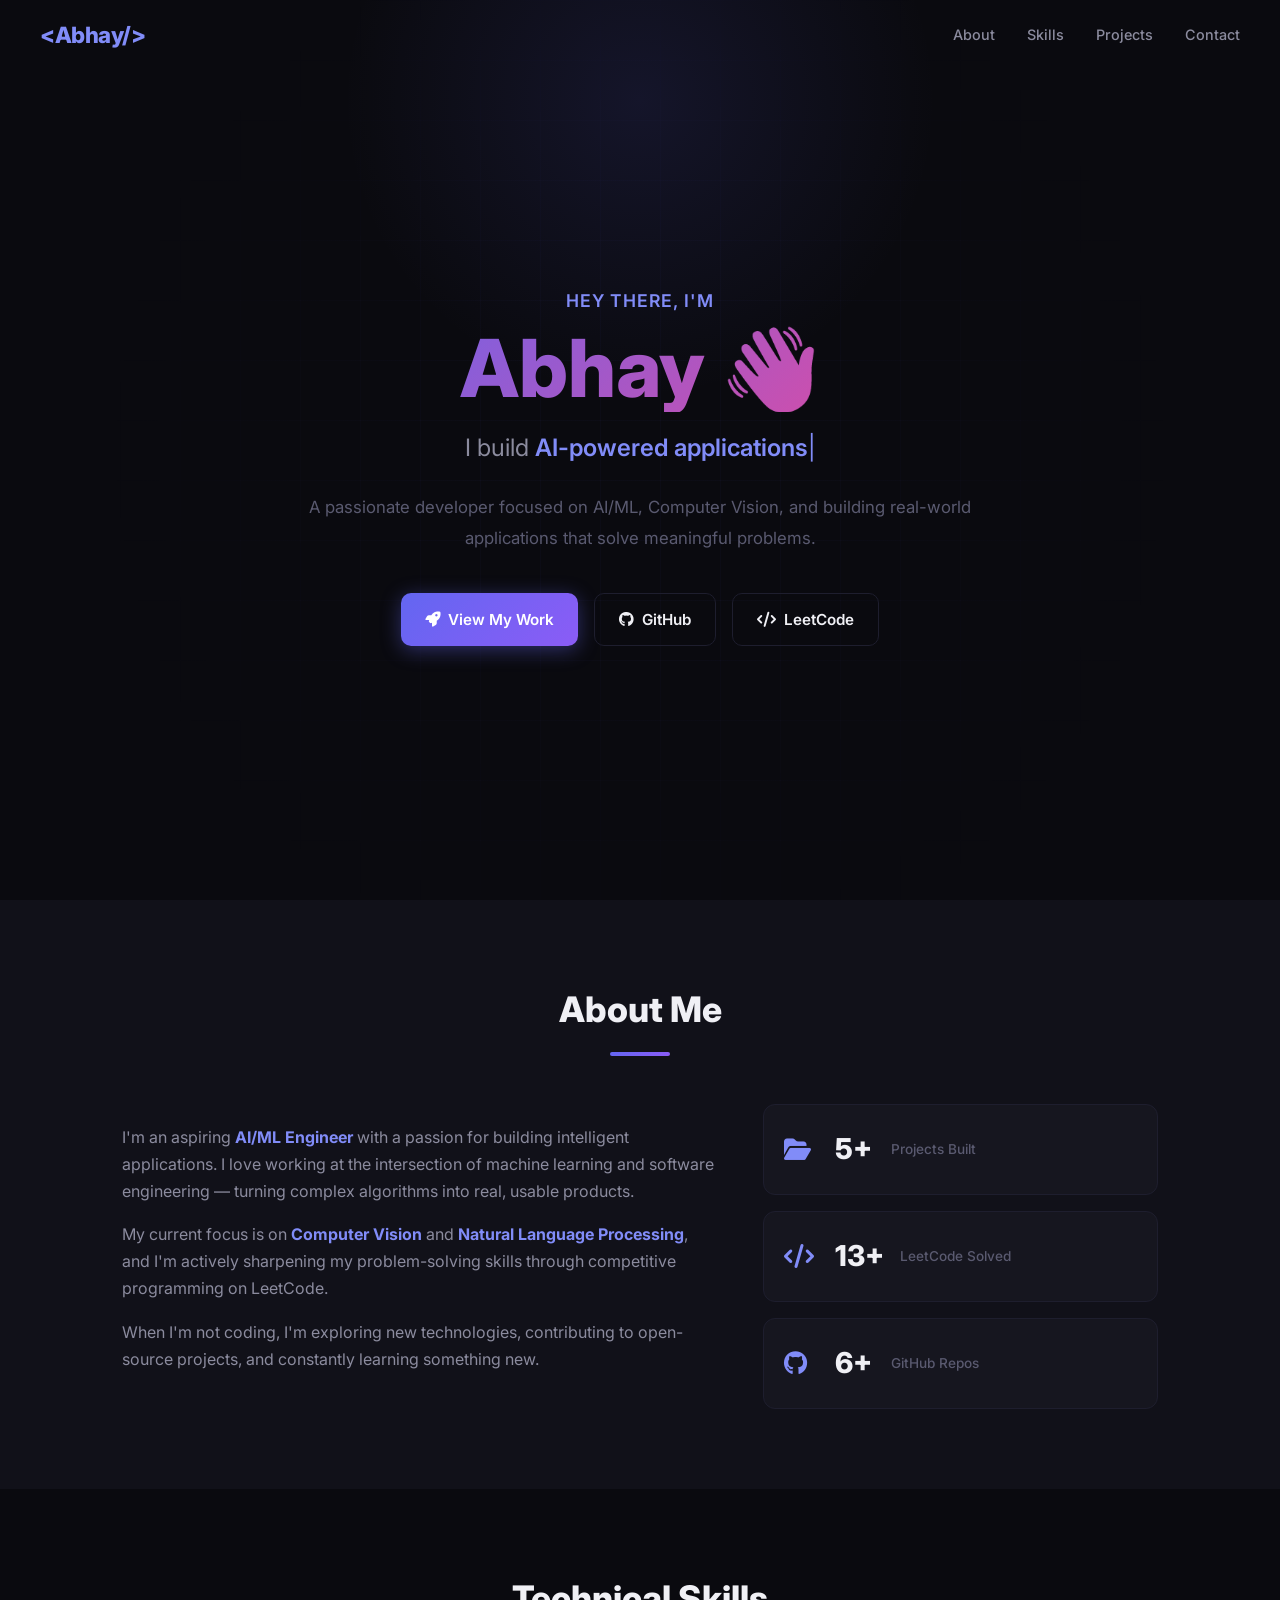
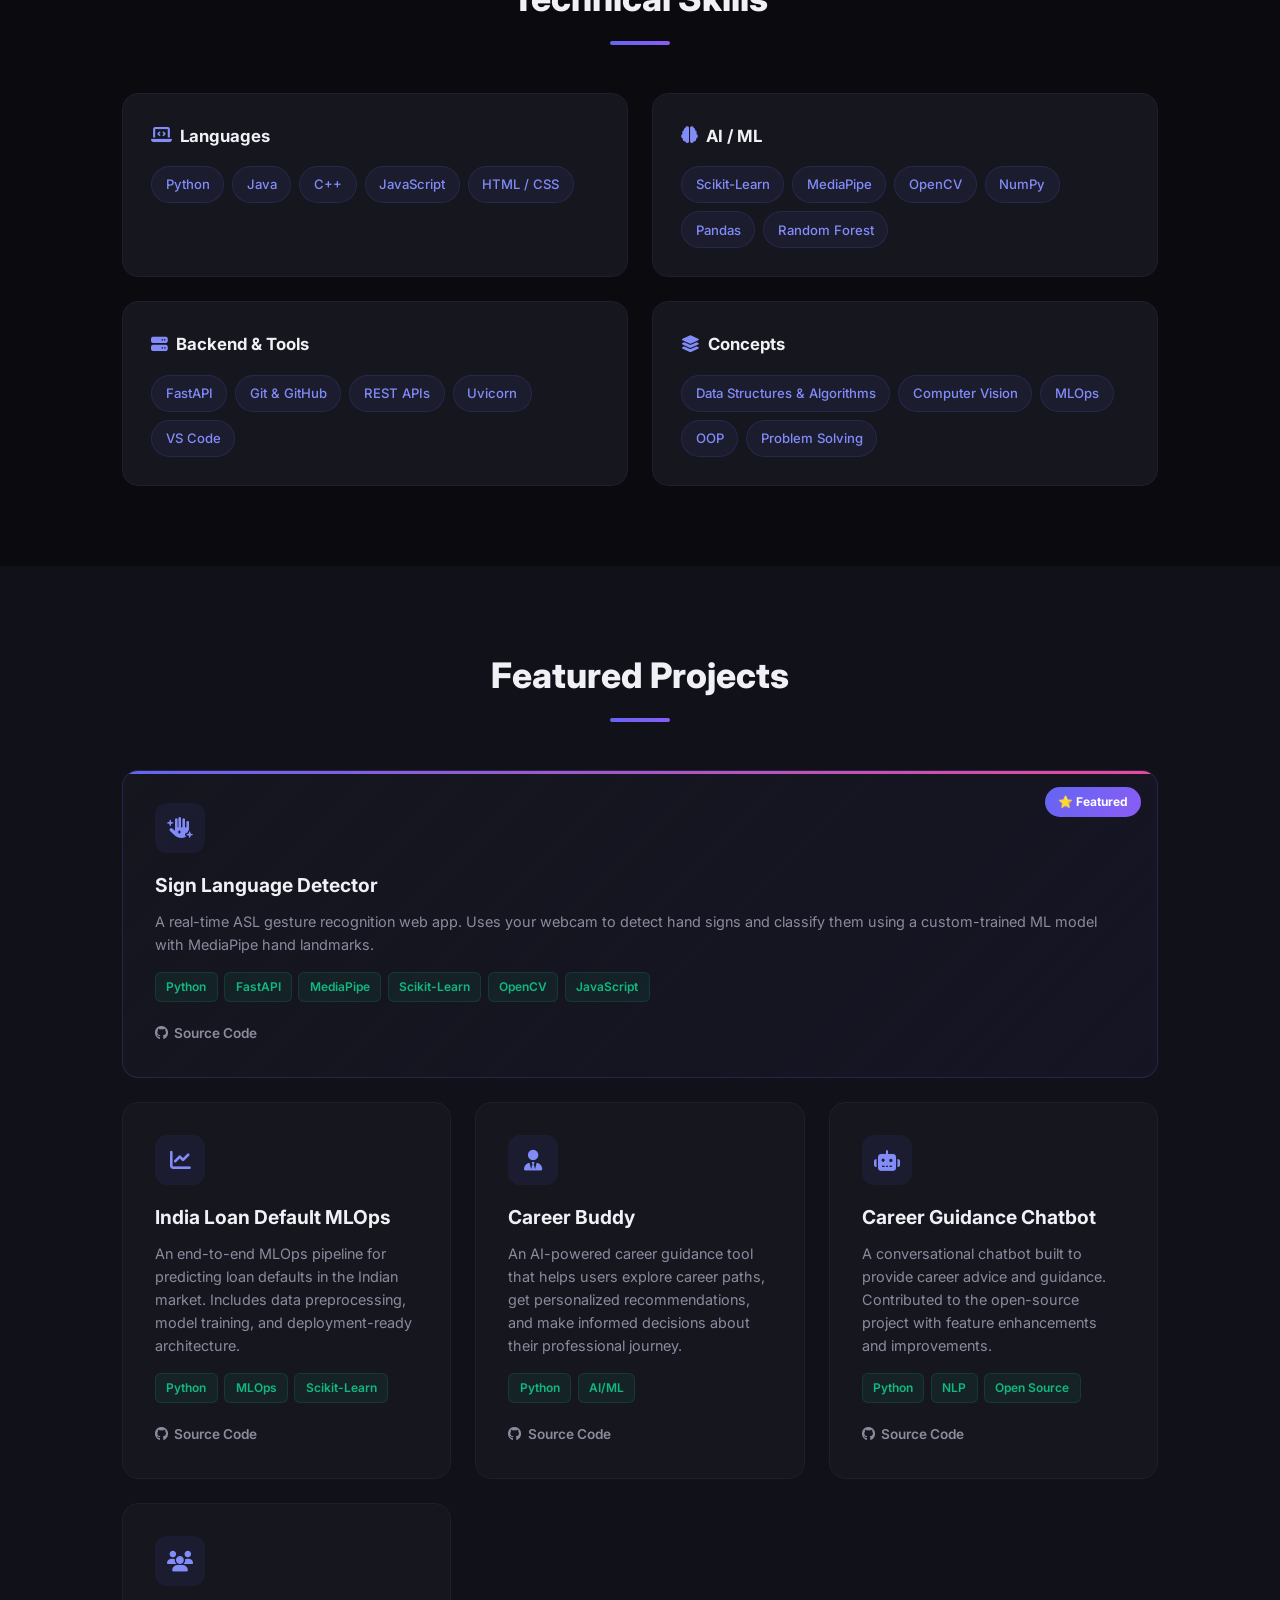
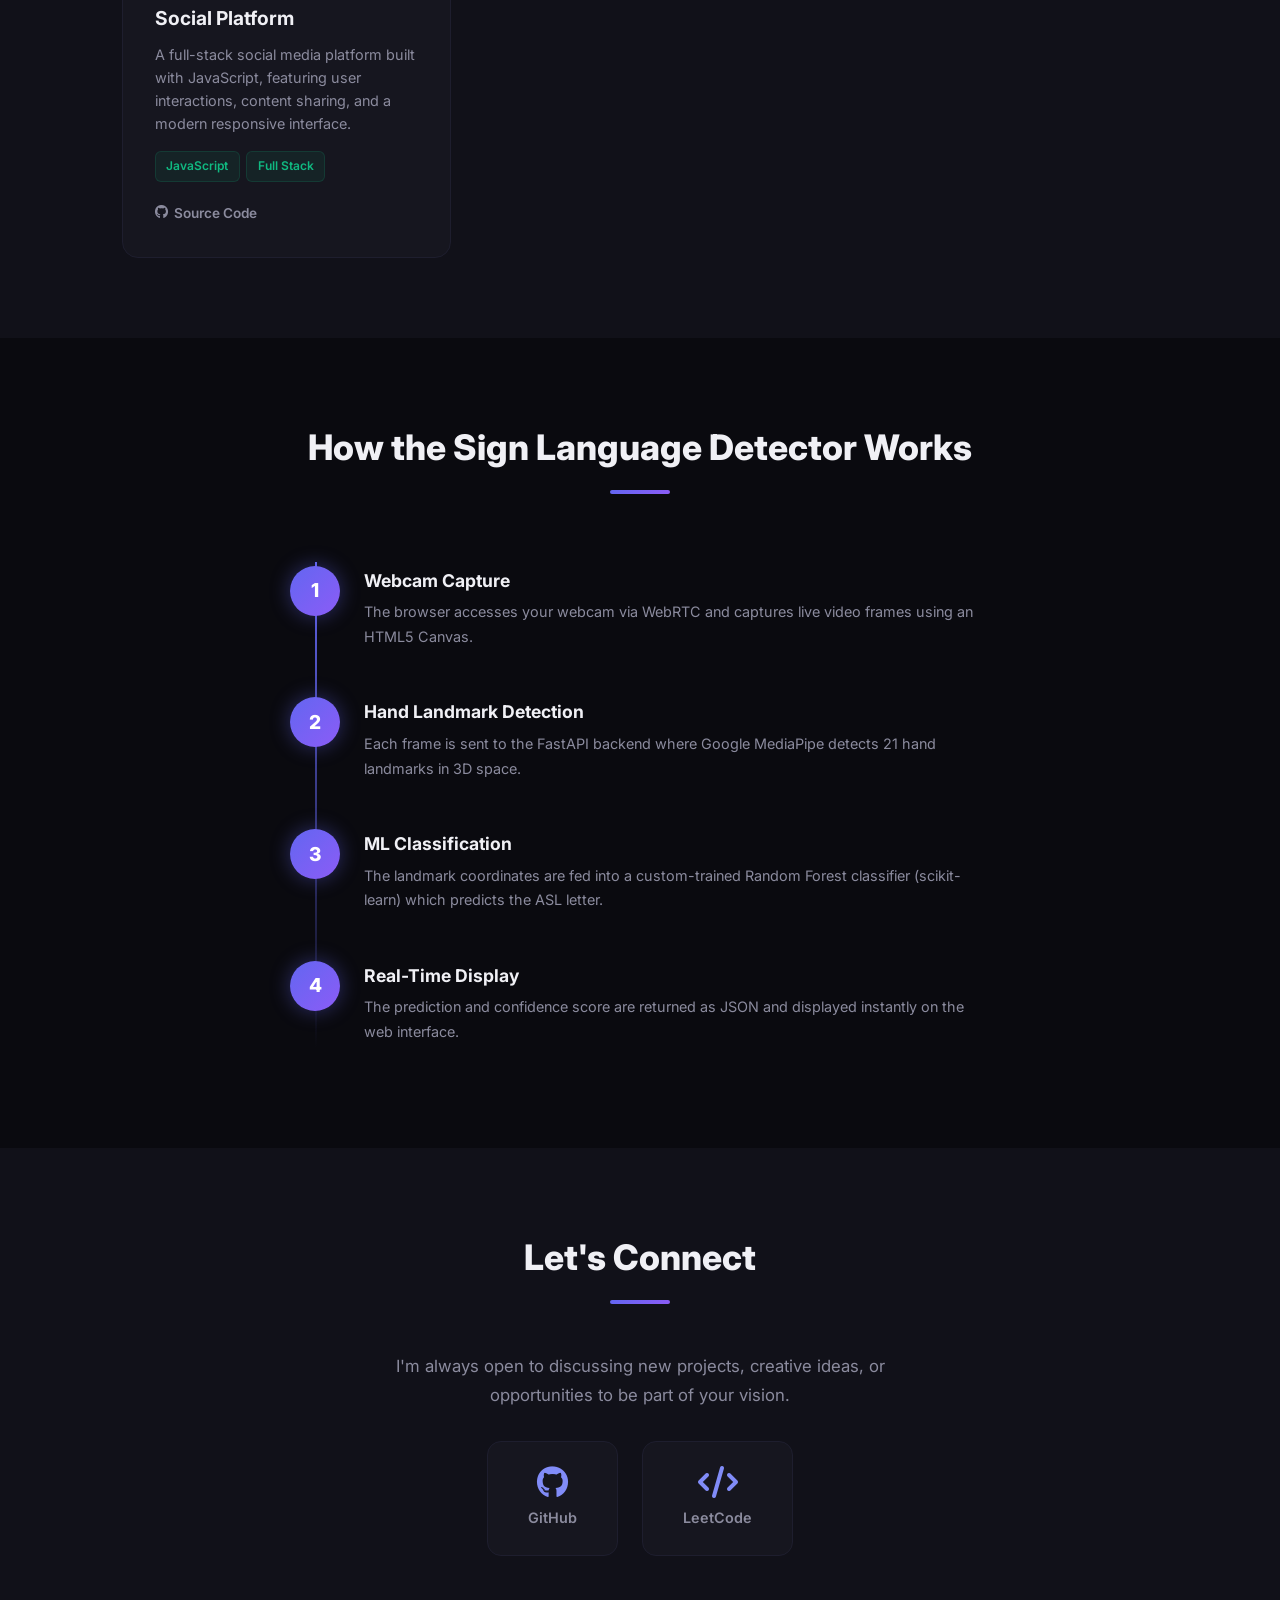
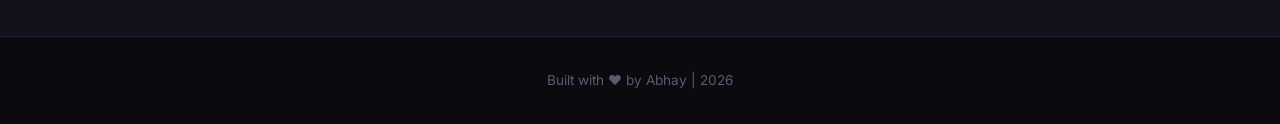
<file: index.html>
<!DOCTYPE html>
<html lang="en">
<head>
    <meta charset="UTF-8">
    <meta name="viewport" content="width=device-width, initial-scale=1.0">
    <title>Abhay | AI/ML Developer Portfolio</title>
    <meta name="description" content="Abhay's developer portfolio showcasing AI/ML projects including a real-time Sign Language Detector built with Python, MediaPipe, and FastAPI.">
    <link rel="preconnect" href="https://fonts.googleapis.com">
    <link rel="preconnect" href="https://fonts.gstatic.com" crossorigin>
    <link href="https://fonts.googleapis.com/css2?family=Inter:wght@400;500;600;700;800&display=swap" rel="stylesheet">
    <link rel="stylesheet" href="https://cdnjs.cloudflare.com/ajax/libs/font-awesome/6.4.0/css/all.min.css">
    <link rel="stylesheet" href="static/portfolio.css">
</head>
<body>

    <!-- Navigation -->
    <nav id="navbar">
        <div class="nav-container">
            <a href="#hero" class="nav-logo">&lt;Abhay/&gt;</a>
            <div class="nav-links">
                <a href="#about">About</a>
                <a href="#skills">Skills</a>
                <a href="#projects">Projects</a>
                <a href="#contact">Contact</a>
            </div>
        </div>
    </nav>

    <!-- Hero Section -->
    <section id="hero">
        <div class="hero-bg-grid"></div>
        <div class="hero-content">
            <p class="hero-greeting animate-in">Hey there, I'm</p>
            <h1 class="hero-name animate-in delay-1">Abhay 👋</h1>
            <p class="hero-tagline animate-in delay-2">I build <span class="typed-text"></span><span class="cursor-blink">|</span></p>
            <p class="hero-description animate-in delay-3">A passionate developer focused on AI/ML, Computer Vision, and building real-world applications that solve meaningful problems.</p>
            <div class="hero-buttons animate-in delay-4">
                <a href="#projects" class="btn btn-primary"><i class="fas fa-rocket"></i> View My Work</a>
                <a href="https://github.com/abhay376" target="_blank" class="btn btn-outline"><i class="fab fa-github"></i> GitHub</a>
                <a href="https://leetcode.com/u/AbhaySR1/" target="_blank" class="btn btn-outline"><i class="fas fa-code"></i> LeetCode</a>
            </div>
        </div>
    </section>

    <!-- About Section -->
    <section id="about">
        <div class="section-container">
            <h2 class="section-title">About Me</h2>
            <div class="about-grid">
                <div class="about-text">
                    <p>I'm an aspiring <strong>AI/ML Engineer</strong> with a passion for building intelligent applications. I love working at the intersection of machine learning and software engineering — turning complex algorithms into real, usable products.</p>
                    <p>My current focus is on <strong>Computer Vision</strong> and <strong>Natural Language Processing</strong>, and I'm actively sharpening my problem-solving skills through competitive programming on LeetCode.</p>
                    <p>When I'm not coding, I'm exploring new technologies, contributing to open-source projects, and constantly learning something new.</p>
                </div>
                <div class="about-stats">
                    <div class="stat-card">
                        <i class="fas fa-folder-open"></i>
                        <span class="stat-number" data-count="5">0</span>
                        <span class="stat-label">Projects Built</span>
                    </div>
                    <div class="stat-card">
                        <i class="fas fa-code"></i>
                        <span class="stat-number" data-count="13">0</span>
                        <span class="stat-label">LeetCode Solved</span>
                    </div>
                    <div class="stat-card">
                        <i class="fab fa-github"></i>
                        <span class="stat-number" data-count="6">0</span>
                        <span class="stat-label">GitHub Repos</span>
                    </div>
                </div>
            </div>
        </div>
    </section>

    <!-- Skills Section -->
    <section id="skills">
        <div class="section-container">
            <h2 class="section-title">Technical Skills</h2>
            <div class="skills-categories">

                <div class="skill-category">
                    <h3><i class="fas fa-laptop-code"></i> Languages</h3>
                    <div class="skill-tags">
                        <span class="skill-tag">Python</span>
                        <span class="skill-tag">Java</span>
                        <span class="skill-tag">C++</span>
                        <span class="skill-tag">JavaScript</span>
                        <span class="skill-tag">HTML / CSS</span>
                    </div>
                </div>

                <div class="skill-category">
                    <h3><i class="fas fa-brain"></i> AI / ML</h3>
                    <div class="skill-tags">
                        <span class="skill-tag">Scikit-Learn</span>
                        <span class="skill-tag">MediaPipe</span>
                        <span class="skill-tag">OpenCV</span>
                        <span class="skill-tag">NumPy</span>
                        <span class="skill-tag">Pandas</span>
                        <span class="skill-tag">Random Forest</span>
                    </div>
                </div>

                <div class="skill-category">
                    <h3><i class="fas fa-server"></i> Backend & Tools</h3>
                    <div class="skill-tags">
                        <span class="skill-tag">FastAPI</span>
                        <span class="skill-tag">Git & GitHub</span>
                        <span class="skill-tag">REST APIs</span>
                        <span class="skill-tag">Uvicorn</span>
                        <span class="skill-tag">VS Code</span>
                    </div>
                </div>

                <div class="skill-category">
                    <h3><i class="fas fa-layer-group"></i> Concepts</h3>
                    <div class="skill-tags">
                        <span class="skill-tag">Data Structures & Algorithms</span>
                        <span class="skill-tag">Computer Vision</span>
                        <span class="skill-tag">MLOps</span>
                        <span class="skill-tag">OOP</span>
                        <span class="skill-tag">Problem Solving</span>
                    </div>
                </div>

            </div>
        </div>
    </section>

    <!-- Projects Section -->
    <section id="projects">
        <div class="section-container">
            <h2 class="section-title">Featured Projects</h2>
            <div class="projects-grid">

                <!-- Project 1: Sign Language Detector (Star Project) -->
                <div class="project-card featured">
                    <div class="project-badge">⭐ Featured</div>
                    <div class="project-icon"><i class="fas fa-hand-sparkles"></i></div>
                    <h3>Sign Language Detector</h3>
                    <p>A real-time ASL gesture recognition web app. Uses your webcam to detect hand signs and classify them using a custom-trained ML model with MediaPipe hand landmarks.</p>
                    <div class="project-tech">
                        <span>Python</span>
                        <span>FastAPI</span>
                        <span>MediaPipe</span>
                        <span>Scikit-Learn</span>
                        <span>OpenCV</span>
                        <span>JavaScript</span>
                    </div>
                    <div class="project-links">
                        <a href="https://github.com/abhay376/sign-language-detector" target="_blank"><i class="fab fa-github"></i> Source Code</a>
                    </div>
                </div>

                <!-- Project 2: India Loan Default MLOps -->
                <div class="project-card">
                    <div class="project-icon"><i class="fas fa-chart-line"></i></div>
                    <h3>India Loan Default MLOps</h3>
                    <p>An end-to-end MLOps pipeline for predicting loan defaults in the Indian market. Includes data preprocessing, model training, and deployment-ready architecture.</p>
                    <div class="project-tech">
                        <span>Python</span>
                        <span>MLOps</span>
                        <span>Scikit-Learn</span>
                    </div>
                    <div class="project-links">
                        <a href="https://github.com/abhay376/india-loan-default-mlops" target="_blank"><i class="fab fa-github"></i> Source Code</a>
                    </div>
                </div>

                <!-- Project 3: Career Buddy -->
                <div class="project-card">
                    <div class="project-icon"><i class="fas fa-user-tie"></i></div>
                    <h3>Career Buddy</h3>
                    <p>An AI-powered career guidance tool that helps users explore career paths, get personalized recommendations, and make informed decisions about their professional journey.</p>
                    <div class="project-tech">
                        <span>Python</span>
                        <span>AI/ML</span>
                    </div>
                    <div class="project-links">
                        <a href="https://github.com/abhay376/Career-Buddy" target="_blank"><i class="fab fa-github"></i> Source Code</a>
                    </div>
                </div>

                <!-- Project 4: Career Guidance Chatbot -->
                <div class="project-card">
                    <div class="project-icon"><i class="fas fa-robot"></i></div>
                    <h3>Career Guidance Chatbot</h3>
                    <p>A conversational chatbot built to provide career advice and guidance. Contributed to the open-source project with feature enhancements and improvements.</p>
                    <div class="project-tech">
                        <span>Python</span>
                        <span>NLP</span>
                        <span>Open Source</span>
                    </div>
                    <div class="project-links">
                        <a href="https://github.com/abhay376/career-guidance-chatbot" target="_blank"><i class="fab fa-github"></i> Source Code</a>
                    </div>
                </div>

                <!-- Project 5: Social Platform -->
                <div class="project-card">
                    <div class="project-icon"><i class="fas fa-users"></i></div>
                    <h3>Social Platform</h3>
                    <p>A full-stack social media platform built with JavaScript, featuring user interactions, content sharing, and a modern responsive interface.</p>
                    <div class="project-tech">
                        <span>JavaScript</span>
                        <span>Full Stack</span>
                    </div>
                    <div class="project-links">
                        <a href="https://github.com/abhay376/social-platform" target="_blank"><i class="fab fa-github"></i> Source Code</a>
                    </div>
                </div>

            </div>
        </div>
    </section>

    <!-- How It Works Section (Sign Language Detector) -->
    <section id="how-it-works">
        <div class="section-container">
            <h2 class="section-title">How the Sign Language Detector Works</h2>
            <div class="how-steps">
                <div class="step">
                    <div class="step-number">1</div>
                    <div class="step-content">
                        <h3>Webcam Capture</h3>
                        <p>The browser accesses your webcam via WebRTC and captures live video frames using an HTML5 Canvas.</p>
                    </div>
                </div>
                <div class="step">
                    <div class="step-number">2</div>
                    <div class="step-content">
                        <h3>Hand Landmark Detection</h3>
                        <p>Each frame is sent to the FastAPI backend where Google MediaPipe detects 21 hand landmarks in 3D space.</p>
                    </div>
                </div>
                <div class="step">
                    <div class="step-number">3</div>
                    <div class="step-content">
                        <h3>ML Classification</h3>
                        <p>The landmark coordinates are fed into a custom-trained Random Forest classifier (scikit-learn) which predicts the ASL letter.</p>
                    </div>
                </div>
                <div class="step">
                    <div class="step-number">4</div>
                    <div class="step-content">
                        <h3>Real-Time Display</h3>
                        <p>The prediction and confidence score are returned as JSON and displayed instantly on the web interface.</p>
                    </div>
                </div>
            </div>
        </div>
    </section>

    <!-- Contact Section -->
    <section id="contact">
        <div class="section-container">
            <h2 class="section-title">Let's Connect</h2>
            <p class="contact-desc">I'm always open to discussing new projects, creative ideas, or opportunities to be part of your vision.</p>
            <div class="contact-links">
                <a href="https://github.com/abhay376" target="_blank" class="contact-card">
                    <i class="fab fa-github"></i>
                    <span>GitHub</span>
                </a>
                <a href="https://leetcode.com/u/AbhaySR1/" target="_blank" class="contact-card">
                    <i class="fas fa-code"></i>
                    <span>LeetCode</span>
                </a>
            </div>
        </div>
    </section>

    <!-- Footer -->
    <footer>
        <p>Built with ❤️ by Abhay | 2026</p>
    </footer>

    <script src="static/portfolio.js"></script>
</body>
</html>
</file>
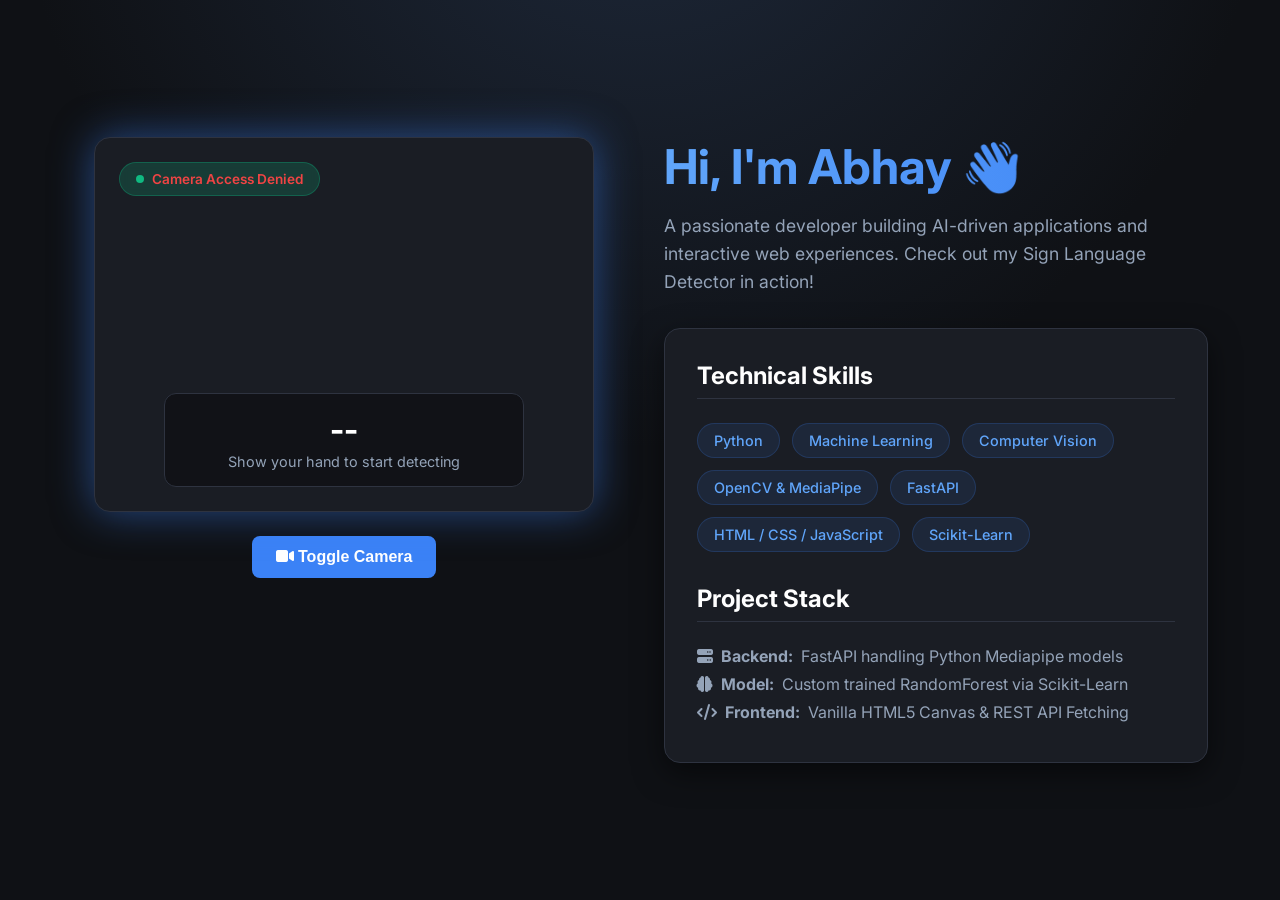
<file: templates/index.html>
<!DOCTYPE html>
<html lang="en">
<head>
    <meta charset="UTF-8">
    <meta name="viewport" content="width=device-width, initial-scale=1.0">
    <title>Sign Language Detector & Portfolio</title>
    <link rel="stylesheet" href="/static/style.css">
    <link rel="stylesheet" href="https://cdnjs.cloudflare.com/ajax/libs/font-awesome/6.4.0/css/all.min.css">
</head>
<body>
    <div class="container">
        
        <!-- Left Side: App / Webcam -->
        <div class="app-section">
            <div class="video-container">
                <video id="webcam" autoplay playsinline></video>
                <div class="overlay">
                    <div class="status-badge" id="statusBadge">
                        <div class="pulse"></div>
                        <span id="statusText">Connecting WebCam...</span>
                    </div>
                    <div class="prediction-box">
                        <div class="prediction-text" id="predictionDisplay">--</div>
                        <div class="confidence-text" id="confidenceDisplay">Show your hand to start detecting</div>
                    </div>
                </div>
            </div>
            
            <div class="controls">
                <button id="toggleBtn"><i class="fas fa-video"></i> Toggle Camera</button>
            </div>
        </div>

        <!-- Right Side: Resume / Portfolio -->
        <div class="portfolio-section">
            <h1>Hi, I'm Abhay 👋</h1>
            <p class="subtitle">A passionate developer building AI-driven applications and interactive web experiences. Check out my Sign Language Detector in action!</p>
            
            <div class="skills-section">
                <h2>Technical Skills</h2>
                <div class="skills-grid">
                    <span class="skill-tag">Python</span>
                    <span class="skill-tag">Machine Learning</span>
                    <span class="skill-tag">Computer Vision</span>
                    <span class="skill-tag">OpenCV & MediaPipe</span>
                    <span class="skill-tag">FastAPI</span>
                    <span class="skill-tag">HTML / CSS / JavaScript</span>
                    <span class="skill-tag">Scikit-Learn</span>
                </div>
                
                <h2>Project Stack</h2>
                <div class="contact-info">
                    <p><i class="fas fa-server"></i> <b>Backend:</b> FastAPI handling Python Mediapipe models</p>
                    <p><i class="fas fa-brain"></i> <b>Model:</b> Custom trained RandomForest via Scikit-Learn</p>
                    <p><i class="fas fa-code"></i> <b>Frontend:</b> Vanilla HTML5 Canvas & REST API Fetching</p>
                </div>
            </div>
        </div>

    </div>

    <script src="/static/script.js"></script>
</body>
</html>
</file>
<file: static/portfolio.css>
@import url('https://fonts.googleapis.com/css2?family=Inter:wght@400;500;600;700;800&display=swap');

:root {
    --bg-primary: #0a0a0f;
    --bg-secondary: #111119;
    --bg-card: #16161f;
    --bg-card-hover: #1c1c28;
    --text-primary: #f0f0f5;
    --text-secondary: #8b8b9e;
    --text-muted: #5a5a70;
    --accent: #6366f1;
    --accent-light: #818cf8;
    --accent-glow: rgba(99, 102, 241, 0.4);
    --accent-subtle: rgba(99, 102, 241, 0.08);
    --border: #1e1e2e;
    --success: #10b981;
    --gradient-1: linear-gradient(135deg, #6366f1, #8b5cf6);
    --gradient-2: linear-gradient(135deg, #6366f1 0%, #ec4899 100%);
}

* {
    margin: 0;
    padding: 0;
    box-sizing: border-box;
}

html {
    scroll-behavior: smooth;
}

body {
    font-family: 'Inter', -apple-system, BlinkMacSystemFont, sans-serif;
    background: var(--bg-primary);
    color: var(--text-primary);
    line-height: 1.7;
    overflow-x: hidden;
}

/* ==== NAVBAR ==== */
#navbar {
    position: fixed;
    top: 0;
    left: 0;
    width: 100%;
    z-index: 1000;
    padding: 1rem 2rem;
    transition: all 0.3s ease;
    background: transparent;
}

#navbar.scrolled {
    background: rgba(10, 10, 15, 0.85);
    backdrop-filter: blur(20px);
    border-bottom: 1px solid var(--border);
    padding: 0.75rem 2rem;
}

.nav-container {
    max-width: 1200px;
    margin: 0 auto;
    display: flex;
    justify-content: space-between;
    align-items: center;
}

.nav-logo {
    font-size: 1.4rem;
    font-weight: 800;
    color: var(--accent-light);
    text-decoration: none;
    letter-spacing: -0.5px;
}

.nav-links {
    display: flex;
    gap: 2rem;
}

.nav-links a {
    color: var(--text-secondary);
    text-decoration: none;
    font-size: 0.9rem;
    font-weight: 500;
    transition: color 0.2s;
    position: relative;
}

.nav-links a:hover {
    color: var(--text-primary);
}

.nav-links a::after {
    content: '';
    position: absolute;
    bottom: -4px;
    left: 0;
    width: 0;
    height: 2px;
    background: var(--gradient-1);
    transition: width 0.3s ease;
    border-radius: 2px;
}

.nav-links a:hover::after {
    width: 100%;
}

/* ==== HERO ==== */
#hero {
    min-height: 100vh;
    display: flex;
    align-items: center;
    justify-content: center;
    position: relative;
    padding: 6rem 2rem 4rem;
    overflow: hidden;
}

.hero-bg-grid {
    position: absolute;
    inset: 0;
    background-image: 
        linear-gradient(rgba(99, 102, 241, 0.03) 1px, transparent 1px),
        linear-gradient(90deg, rgba(99, 102, 241, 0.03) 1px, transparent 1px);
    background-size: 60px 60px;
    mask-image: radial-gradient(circle at 50% 50%, black 20%, transparent 70%);
}

#hero::before {
    content: '';
    position: absolute;
    top: -200px;
    left: 50%;
    transform: translateX(-50%);
    width: 600px;
    height: 600px;
    background: radial-gradient(circle, var(--accent-glow), transparent 70%);
    opacity: 0.3;
    pointer-events: none;
}

.hero-content {
    text-align: center;
    max-width: 750px;
    position: relative;
    z-index: 1;
}

.hero-greeting {
    font-size: 1.1rem;
    color: var(--accent-light);
    font-weight: 600;
    letter-spacing: 1px;
    text-transform: uppercase;
    margin-bottom: 0.5rem;
}

.hero-name {
    font-size: clamp(3rem, 8vw, 5rem);
    font-weight: 800;
    background: var(--gradient-2);
    -webkit-background-clip: text;
    -webkit-text-fill-color: transparent;
    background-clip: text;
    margin-bottom: 1rem;
    line-height: 1.1;
}

.hero-tagline {
    font-size: 1.5rem;
    color: var(--text-secondary);
    margin-bottom: 1.5rem;
    min-height: 2.5rem;
}

.typed-text {
    color: var(--accent-light);
    font-weight: 600;
}

.cursor-blink {
    color: var(--accent-light);
    animation: blink 1s infinite;
}

@keyframes blink {
    0%, 50% { opacity: 1; }
    51%, 100% { opacity: 0; }
}

.hero-description {
    font-size: 1.05rem;
    color: var(--text-muted);
    margin-bottom: 2.5rem;
    line-height: 1.8;
}

.hero-buttons {
    display: flex;
    gap: 1rem;
    justify-content: center;
    flex-wrap: wrap;
}

.btn {
    display: inline-flex;
    align-items: center;
    gap: 0.5rem;
    padding: 0.8rem 1.5rem;
    border-radius: 10px;
    font-size: 0.95rem;
    font-weight: 600;
    text-decoration: none;
    transition: all 0.3s ease;
    cursor: pointer;
}

.btn-primary {
    background: var(--gradient-1);
    color: white;
    border: none;
    box-shadow: 0 4px 20px var(--accent-glow);
}

.btn-primary:hover {
    transform: translateY(-2px);
    box-shadow: 0 8px 30px var(--accent-glow);
}

.btn-outline {
    background: transparent;
    color: var(--text-primary);
    border: 1px solid var(--border);
}

.btn-outline:hover {
    border-color: var(--accent);
    background: var(--accent-subtle);
    transform: translateY(-2px);
}

/* ==== ANIMATIONS ==== */
.animate-in {
    opacity: 0;
    transform: translateY(30px);
    animation: fadeInUp 0.8s ease forwards;
}

.delay-1 { animation-delay: 0.15s; }
.delay-2 { animation-delay: 0.3s; }
.delay-3 { animation-delay: 0.45s; }
.delay-4 { animation-delay: 0.6s; }

@keyframes fadeInUp {
    to {
        opacity: 1;
        transform: translateY(0);
    }
}

.reveal {
    opacity: 0;
    transform: translateY(40px);
    transition: all 0.7s cubic-bezier(0.16, 1, 0.3, 1);
}

.reveal.visible {
    opacity: 1;
    transform: translateY(0);
}

/* ==== SECTIONS ==== */
.section-container {
    max-width: 1100px;
    margin: 0 auto;
    padding: 5rem 2rem;
}

.section-title {
    font-size: 2.2rem;
    font-weight: 800;
    text-align: center;
    margin-bottom: 3rem;
    position: relative;
}

.section-title::after {
    content: '';
    display: block;
    width: 60px;
    height: 4px;
    background: var(--gradient-1);
    margin: 0.75rem auto 0;
    border-radius: 4px;
}

/* ==== ABOUT ==== */
#about {
    background: var(--bg-secondary);
}

.about-grid {
    display: grid;
    grid-template-columns: 1.5fr 1fr;
    gap: 3rem;
    align-items: center;
}

.about-text p {
    color: var(--text-secondary);
    margin-bottom: 1rem;
    font-size: 1rem;
}

.about-text strong {
    color: var(--accent-light);
}

.about-stats {
    display: flex;
    flex-direction: column;
    gap: 1rem;
}

.stat-card {
    background: var(--bg-card);
    border: 1px solid var(--border);
    padding: 1.25rem;
    border-radius: 12px;
    display: flex;
    align-items: center;
    gap: 1rem;
    transition: all 0.3s ease;
}

.stat-card:hover {
    border-color: var(--accent);
    transform: translateX(5px);
    box-shadow: 0 0 20px var(--accent-glow);
}

.stat-card i {
    font-size: 1.5rem;
    color: var(--accent-light);
    width: 35px;
}

.stat-number {
    font-size: 1.8rem;
    font-weight: 800;
    color: var(--text-primary);
    min-width: 40px;
}

.stat-label {
    color: var(--text-muted);
    font-size: 0.85rem;
    font-weight: 500;
}

/* ==== SKILLS ==== */
#skills {
    background: var(--bg-primary);
}

.skills-categories {
    display: grid;
    grid-template-columns: repeat(2, 1fr);
    gap: 1.5rem;
}

.skill-category {
    background: var(--bg-card);
    border: 1px solid var(--border);
    border-radius: 16px;
    padding: 1.75rem;
    transition: all 0.3s ease;
}

.skill-category:hover {
    border-color: var(--accent);
    transform: translateY(-3px);
    box-shadow: 0 8px 30px rgba(0,0,0,0.3);
}

.skill-category h3 {
    font-size: 1.05rem;
    font-weight: 700;
    margin-bottom: 1rem;
    color: var(--text-primary);
    display: flex;
    align-items: center;
    gap: 0.5rem;
}

.skill-category h3 i {
    color: var(--accent-light);
}

.skill-tags {
    display: flex;
    flex-wrap: wrap;
    gap: 0.5rem;
}

.skill-tag {
    background: var(--accent-subtle);
    color: var(--accent-light);
    border: 1px solid rgba(99, 102, 241, 0.15);
    padding: 0.4rem 0.85rem;
    border-radius: 999px;
    font-size: 0.82rem;
    font-weight: 500;
    transition: all 0.2s ease;
}

.skill-tag:hover {
    background: rgba(99, 102, 241, 0.15);
    transform: scale(1.05);
}

/* ==== PROJECTS ==== */
#projects {
    background: var(--bg-secondary);
}

.projects-grid {
    display: grid;
    grid-template-columns: repeat(auto-fill, minmax(320px, 1fr));
    gap: 1.5rem;
}

.project-card {
    background: var(--bg-card);
    border: 1px solid var(--border);
    border-radius: 16px;
    padding: 2rem;
    transition: all 0.3s ease;
    position: relative;
    overflow: hidden;
}

.project-card::before {
    content: '';
    position: absolute;
    top: 0;
    left: 0;
    right: 0;
    height: 3px;
    background: var(--gradient-1);
    opacity: 0;
    transition: opacity 0.3s ease;
}

.project-card:hover {
    border-color: var(--accent);
    transform: translateY(-5px);
    box-shadow: 0 12px 40px rgba(0,0,0,0.4);
}

.project-card:hover::before {
    opacity: 1;
}

.project-card.featured {
    grid-column: 1 / -1;
    background: linear-gradient(135deg, var(--bg-card), rgba(99, 102, 241, 0.05));
    border-color: rgba(99, 102, 241, 0.2);
}

.project-card.featured::before {
    opacity: 1;
    background: var(--gradient-2);
}

.project-badge {
    position: absolute;
    top: 1rem;
    right: 1rem;
    background: var(--gradient-1);
    color: white;
    font-size: 0.75rem;
    font-weight: 700;
    padding: 0.3rem 0.8rem;
    border-radius: 999px;
}

.project-icon {
    width: 50px;
    height: 50px;
    background: var(--accent-subtle);
    border-radius: 12px;
    display: flex;
    align-items: center;
    justify-content: center;
    margin-bottom: 1rem;
}

.project-icon i {
    font-size: 1.3rem;
    color: var(--accent-light);
}

.project-card h3 {
    font-size: 1.2rem;
    font-weight: 700;
    margin-bottom: 0.5rem;
    color: var(--text-primary);
}

.project-card p {
    color: var(--text-secondary);
    font-size: 0.9rem;
    margin-bottom: 1rem;
    line-height: 1.6;
}

.project-tech {
    display: flex;
    flex-wrap: wrap;
    gap: 0.4rem;
    margin-bottom: 1.25rem;
}

.project-tech span {
    background: rgba(16, 185, 129, 0.08);
    color: var(--success);
    border: 1px solid rgba(16, 185, 129, 0.15);
    padding: 0.25rem 0.65rem;
    border-radius: 6px;
    font-size: 0.75rem;
    font-weight: 600;
}

.project-links {
    display: flex;
    gap: 1rem;
}

.project-links a {
    color: var(--text-secondary);
    text-decoration: none;
    font-size: 0.85rem;
    font-weight: 600;
    display: flex;
    align-items: center;
    gap: 0.4rem;
    transition: color 0.2s;
}

.project-links a:hover {
    color: var(--accent-light);
}

/* ==== HOW IT WORKS ==== */
#how-it-works {
    background: var(--bg-primary);
}

.how-steps {
    max-width: 700px;
    margin: 0 auto;
    display: flex;
    flex-direction: column;
    gap: 0;
    position: relative;
}

.how-steps::before {
    content: '';
    position: absolute;
    left: 25px;
    top: 20px;
    bottom: 20px;
    width: 2px;
    background: linear-gradient(to bottom, var(--accent), transparent);
}

.step {
    display: flex;
    gap: 1.5rem;
    padding: 1.5rem 0;
    position: relative;
}

.step-number {
    width: 50px;
    height: 50px;
    min-width: 50px;
    background: var(--gradient-1);
    border-radius: 50%;
    display: flex;
    align-items: center;
    justify-content: center;
    font-size: 1.2rem;
    font-weight: 800;
    color: white;
    position: relative;
    z-index: 1;
    box-shadow: 0 0 20px var(--accent-glow);
}

.step-content h3 {
    font-size: 1.1rem;
    font-weight: 700;
    margin-bottom: 0.3rem;
    color: var(--text-primary);
}

.step-content p {
    color: var(--text-secondary);
    font-size: 0.9rem;
}

/* ==== CONTACT ==== */
#contact {
    background: var(--bg-secondary);
    text-align: center;
}

.contact-desc {
    color: var(--text-secondary);
    font-size: 1.05rem;
    margin-bottom: 2rem;
    max-width: 500px;
    margin-left: auto;
    margin-right: auto;
}

.contact-links {
    display: flex;
    justify-content: center;
    gap: 1.5rem;
    flex-wrap: wrap;
}

.contact-card {
    background: var(--bg-card);
    border: 1px solid var(--border);
    border-radius: 14px;
    padding: 1.5rem 2.5rem;
    text-decoration: none;
    display: flex;
    flex-direction: column;
    align-items: center;
    gap: 0.5rem;
    transition: all 0.3s ease;
}

.contact-card i {
    font-size: 2rem;
    color: var(--accent-light);
}

.contact-card span {
    color: var(--text-secondary);
    font-weight: 600;
    font-size: 0.9rem;
}

.contact-card:hover {
    border-color: var(--accent);
    transform: translateY(-5px);
    box-shadow: 0 8px 30px rgba(0,0,0,0.3);
}

/* ==== FOOTER ==== */
footer {
    text-align: center;
    padding: 2rem;
    color: var(--text-muted);
    font-size: 0.85rem;
    border-top: 1px solid var(--border);
}

/* ==== RESPONSIVE ==== */
@media (max-width: 768px) {
    .nav-links {
        display: none;
    }

    .about-grid {
        grid-template-columns: 1fr;
    }

    .about-stats {
        flex-direction: row;
        flex-wrap: wrap;
    }

    .stat-card {
        flex: 1;
        min-width: 150px;
    }

    .skills-categories {
        grid-template-columns: 1fr;
    }

    .projects-grid {
        grid-template-columns: 1fr;
    }

    .project-card.featured {
        grid-column: 1;
    }

    .hero-buttons {
        flex-direction: column;
        align-items: center;
    }
}
</file>
<file: static/style.css>
@import url('https://fonts.googleapis.com/css2?family=Inter:wght@400;500;600;700&display=swap');

:root {
    --bg-color: #0f1115;
    --card-bg: #1a1d24;
    --text-primary: #ffffff;
    --text-secondary: #94a3b8;
    --accent: #3b82f6;
    --accent-glow: rgba(59, 130, 246, 0.5);
    --border-color: #2e3340;
    --success: #10b981;
}

* {
    margin: 0;
    padding: 0;
    box-sizing: border-box;
}

body {
    font-family: 'Inter', sans-serif;
    background-color: var(--bg-color);
    color: var(--text-primary);
    min-height: 100vh;
    display: flex;
    flex-direction: column;
    align-items: center;
    justify-content: center;
    background-image: radial-gradient(circle at 50% -20%, #1e293b, transparent 50%);
}

.container {
    max-width: 1200px;
    width: 100%;
    padding: 2rem;
    display: grid;
    grid-template-columns: 1fr 1fr;
    gap: 3rem;
    align-items: start;
}

/* Typography */
h1 {
    font-size: 3rem;
    font-weight: 700;
    margin-bottom: 1rem;
    background: linear-gradient(to right, #60a5fa, #3b82f6);
    -webkit-background-clip: text;
    -webkit-text-fill-color: transparent;
}

p.subtitle {
    color: var(--text-secondary);
    font-size: 1.1rem;
    line-height: 1.6;
    margin-bottom: 2rem;
}

/* Resume/Skills Section */
.skills-section {
    padding: 2rem;
    background: var(--card-bg);
    border: 1px solid var(--border-color);
    border-radius: 16px;
    box-shadow: 0 10px 30px rgba(0, 0, 0, 0.5);
    transition: transform 0.3s ease;
}

.skills-section:hover {
    transform: translateY(-5px);
}

.skills-section h2 {
    font-size: 1.5rem;
    margin-bottom: 1.5rem;
    color: var(--text-primary);
    border-bottom: 1px solid var(--border-color);
    padding-bottom: 0.5rem;
}

.skills-grid {
    display: flex;
    flex-wrap: wrap;
    gap: 0.75rem;
    margin-bottom: 2rem;
}

.skill-tag {
    background: rgba(59, 130, 246, 0.1);
    color: #60a5fa;
    border: 1px solid rgba(59, 130, 246, 0.2);
    padding: 0.5rem 1rem;
    border-radius: 999px;
    font-size: 0.9rem;
    font-weight: 500;
    transition: all 0.2s ease;
}

.skill-tag:hover {
    background: rgba(59, 130, 246, 0.2);
    transform: scale(1.05);
}

.contact-info p {
    color: var(--text-secondary);
    margin-bottom: 0.5rem;
    display: flex;
    align-items: center;
    gap: 0.5rem;
}

/* App Section */
.app-section {
    display: flex;
    flex-direction: column;
    align-items: center;
}

.video-container {
    position: relative;
    width: 100%;
    max-width: 500px;
    border-radius: 16px;
    overflow: hidden;
    background: var(--card-bg);
    border: 1px solid var(--border-color);
    box-shadow: 0 0 40px var(--accent-glow);
    aspect-ratio: 4/3;
}

#webcam {
    width: 100%;
    height: 100%;
    object-fit: cover;
    transform: scaleX(-1); /* Mirror effect */
}

.overlay {
    position: absolute;
    top: 0;
    left: 0;
    width: 100%;
    height: 100%;
    display: flex;
    flex-direction: column;
    justify-content: space-between;
    padding: 1.5rem;
    pointer-events: none;
}

.status-badge {
    align-self: flex-start;
    background: rgba(16, 185, 129, 0.2);
    color: var(--success);
    padding: 0.5rem 1rem;
    border-radius: 999px;
    font-size: 0.85rem;
    font-weight: 600;
    backdrop-filter: blur(4px);
    border: 1px solid rgba(16, 185, 129, 0.3);
    display: flex;
    align-items: center;
    gap: 0.5rem;
}

.pulse {
    width: 8px;
    height: 8px;
    background: var(--success);
    border-radius: 50%;
    animation: pulse 1.5s infinite;
}

@keyframes pulse {
    0% { box-shadow: 0 0 0 0 rgba(16, 185, 129, 0.7); }
    70% { box-shadow: 0 0 0 10px rgba(16, 185, 129, 0); }
    100% { box-shadow: 0 0 0 0 rgba(16, 185, 129, 0); }
}

.prediction-box {
    background: rgba(15, 17, 21, 0.8);
    backdrop-filter: blur(8px);
    border: 1px solid var(--border-color);
    border-radius: 12px;
    padding: 1rem;
    text-align: center;
    align-self: center;
    width: 80%;
}

.prediction-text {
    font-size: 2rem;
    font-weight: 700;
    color: var(--text-primary);
    margin-bottom: 0.25rem;
}

.confidence-text {
    font-size: 0.9rem;
    color: var(--text-secondary);
}

.controls {
    margin-top: 1.5rem;
    display: flex;
    gap: 1rem;
}

button {
    background: var(--accent);
    color: white;
    border: none;
    padding: 0.75rem 1.5rem;
    border-radius: 8px;
    font-size: 1rem;
    font-weight: 600;
    cursor: pointer;
    transition: all 0.2s ease;
}

button:hover {
    background: #2563eb;
    box-shadow: 0 4px 15px var(--accent-glow);
}

button.secondary {
    background: var(--card-bg);
    border: 1px solid var(--border-color);
    color: var(--text-primary);
}

button.secondary:hover {
    background: #2a2f3a;
    box-shadow: none;
}

@media (max-width: 900px) {
    .container {
        grid-template-columns: 1fr;
    }
}
</file>
